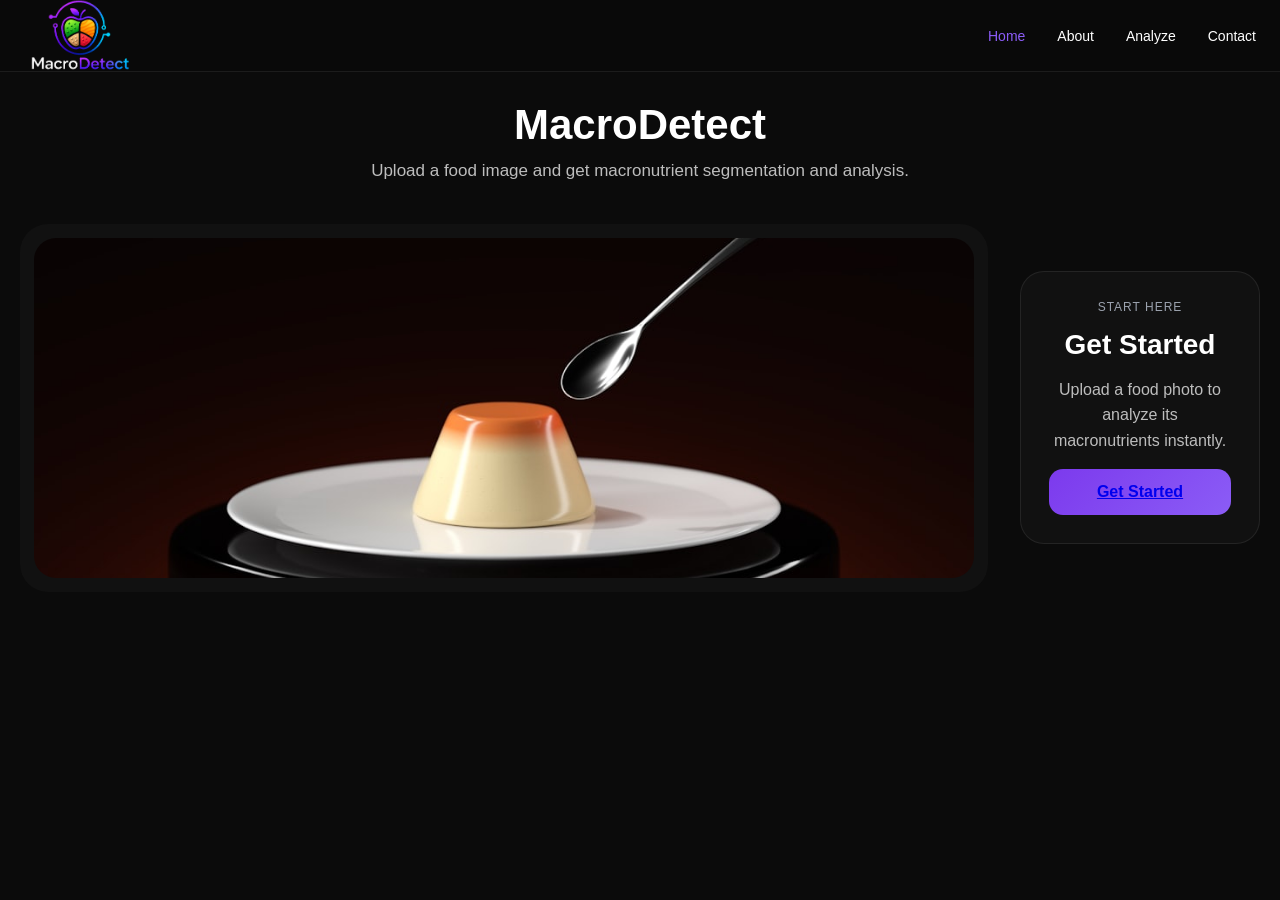
<file: frontend/index.html>
<!DOCTYPE html>
<html lang="en">
<head>
  <meta charset="UTF-8" />
  <meta name="viewport" content="width=device-width, initial-scale=1.0"/>
  <title>MacroDetect</title>
  <link rel="stylesheet" href="css/styles.css" />
</head>

<body>

  <header class="header">
    <div class="header-container">

      <a href="index.html" class="logo-container">

  <img
    src="assets/logo.png"
    alt="MacroDetect Logo"
    class="logo-image-header"
  />

</a>

</a>

      <nav class="nav-menu">
        <a href="index.html" class="nav-item active">Home</a>
        <a href="about.html" class="nav-item">About</a>
        <a href="analyze.html" class="nav-item">Analyze</a>
        <a href="contact.html" class="nav-item">Contact</a>
      </nav>

    </div>
  </header>

  <main class="main-content container">

    <section class="hero">

      <h1 class="hero-title">
        MacroDetect
      </h1>

      <p class="hero-description">
        Upload a food image and get macronutrient segmentation and analysis.
      </p>

      <div class="hero-layout">

        <div class="hero-image-container">
          <img
            src="assets/HomeImage.jpg"
            alt="Food AI"
          />
        </div>

        <div class="hero-sidebar">

          <span class="hero-label">
            Start Here
          </span>

          <h3>
            Get Started
          </h3>

          <p>
            Upload a food photo to analyze its macronutrients instantly.
          </p>

          <a href="analyze.html" class="btn">
            Get Started
          </a>

        </div>

      </div>

    </section>

  </main>

</body>
</html>
</file>
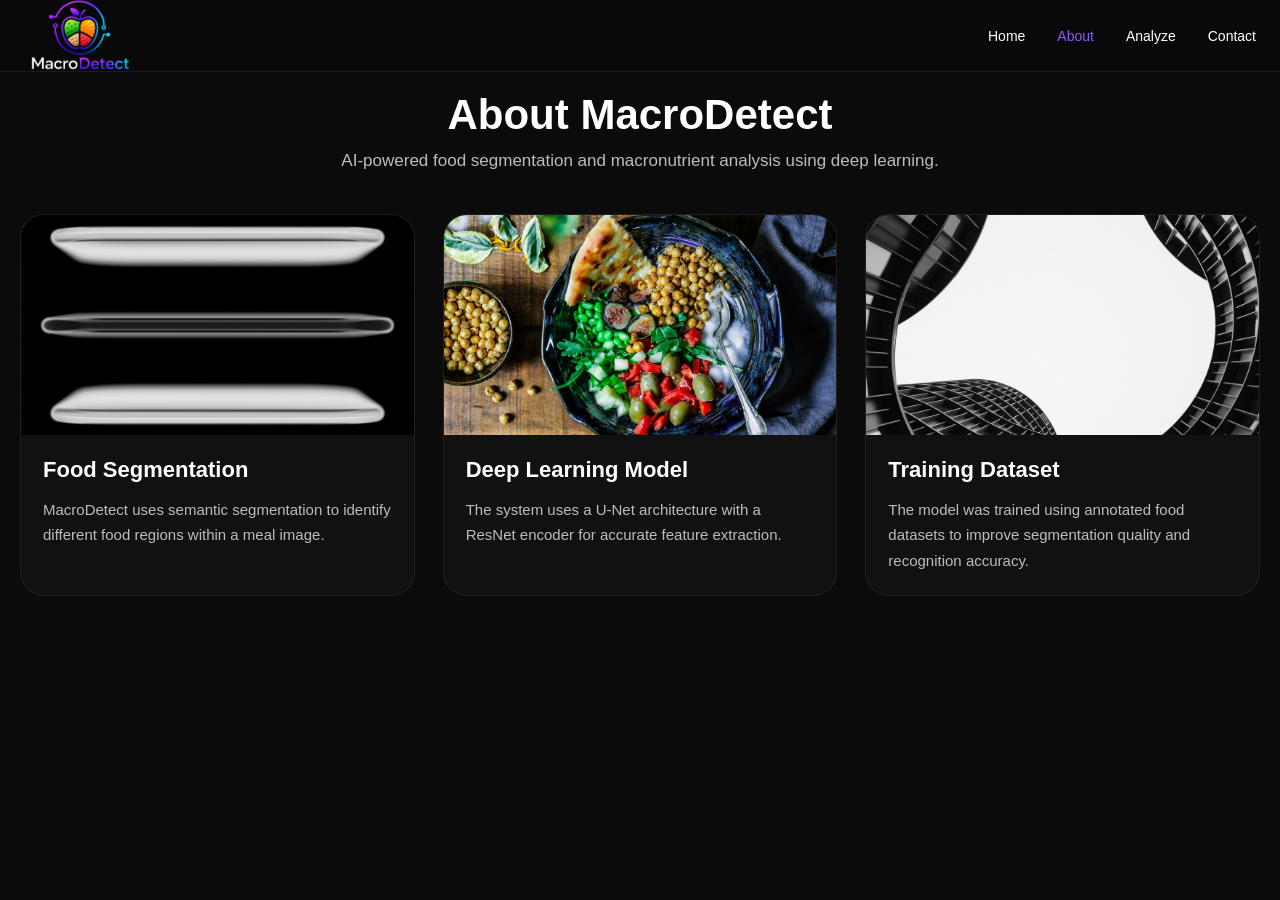
<file: frontend/about.html>
<!DOCTYPE html>
<html lang="en">

<head>
  <meta charset="UTF-8" />
  <meta name="viewport" content="width=device-width, initial-scale=1.0"/>
  <title>About | MacroDetect</title>
  <link rel="stylesheet" href="css/styles.css" />
</head>

<body>

<header class="header">

  <div class="header-container">

    <a href="index.html" class="logo-container">

  <img
    src="assets/logo.png"
    alt="MacroDetect Logo"
    class="logo-image-header"
  />

</a>

    <nav class="nav-menu">
      <a href="index.html" class="nav-item">Home</a>
      <a href="about.html" class="nav-item active">About</a>
      <a href="analyze.html" class="nav-item">Analyze</a>
      <a href="contact.html" class="nav-item">Contact</a>
    </nav>

  </div>

</header>

<main class="main-content container">

  <section class="about-hero">

    <h1 class="hero-title">
      About MacroDetect
    </h1>

    <p class="hero-description">
      AI-powered food segmentation and macronutrient analysis using deep learning.
    </p>

  </section>

  <section class="about-grid">

    <div class="about-card">

      <img src="assets/aboutImage1.jpg" alt="AI segmentation">

      <div class="about-card-content">

        <h3>Food Segmentation</h3>

        <p>
          MacroDetect uses semantic segmentation to identify different food regions within a meal image.
        </p>

      </div>

    </div>

    <div class="about-card">

      <img src="assets/aboutImage2.jpg" alt="Deep learning">

      <div class="about-card-content">

        <h3>Deep Learning Model</h3>

        <p>
          The system uses a U-Net architecture with a ResNet encoder for accurate feature extraction.
        </p>

      </div>

    </div>

    <div class="about-card">

      <img src="assets/aboutImage3.jpg" alt="Dataset">

      <div class="about-card-content">

        <h3>Training Dataset</h3>

        <p>
          The model was trained using annotated food datasets to improve segmentation quality and recognition accuracy.
        </p>

      </div>

    </div>

  </section>

</main>

</body>
</html>
</file>
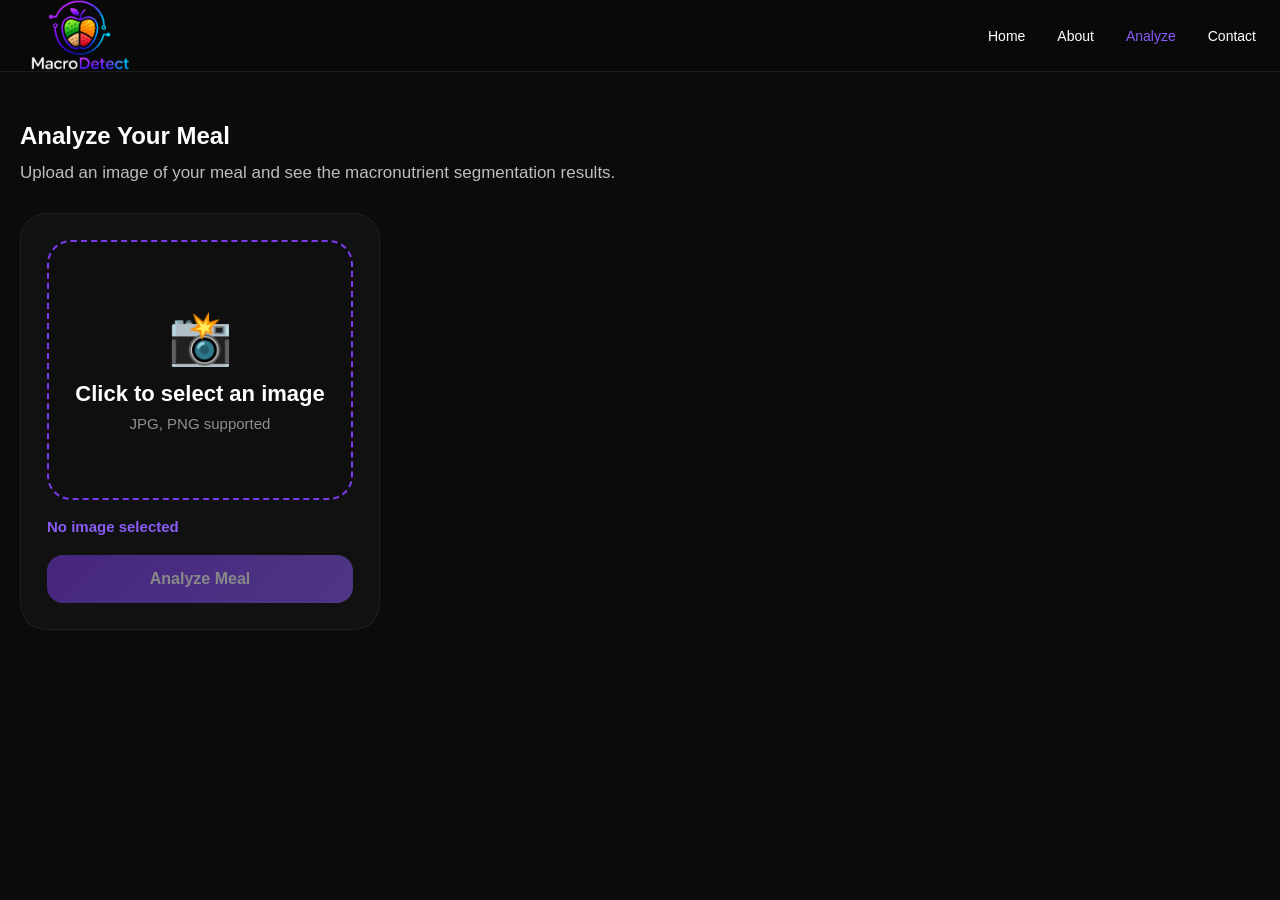
<file: frontend/analyze.html>
<!DOCTYPE html>
<html lang="es">
<head>
  <meta charset="UTF-8" />
  <meta name="viewport" content="width=device-width, initial-scale=1" />
  <title>Analyze Meal</title>
  <link rel="stylesheet" href="css/styles.css" />
  <script defer src="js/analyze.js"></script>
</head>
<body>
  <header class="header">
    <div class="header-container">
      <a href="index.html" class="logo-container">

  <img
    src="assets/logo.png"
    alt="MacroDetect Logo"
    class="logo-image-header"
  />

</a>
      <nav class="nav-menu">
        <a href="index.html" class="nav-item">Home</a>
        <a href="about.html" class="nav-item">About</a>
        <a href="analyze.html" class="nav-item active">Analyze</a>
        <a href="contact.html" class="nav-item">Contact</a>
      </nav>
    </div>
  </header>

  <main class="main-content container">
    <h1 class="section-title" style="margin-top: 30px;">Analyze Your Meal</h1>
    <p class="section-description">
      Upload an image of your meal and see the macronutrient segmentation results.
    </p>

    
    <div class="analyze-layout">

  <div class="upload-card">

    <label for="imageInput" class="custom-upload">

      <div class="upload-icon">
        📸
      </div>

      <div class="upload-text">
        Click to select an image
      </div>

      <div class="upload-format">
        JPG, PNG supported
      </div>

      <input 
        type="file"
        id="imageInput"
        accept="image/*"
        hidden
      />

    </label>

    <div id="selectedFileName" class="selected-file">
      No image selected
    </div>

    <button id="analyzeBtn" class="analyze-btn" disabled>
      Analyze Meal
    </button>

    <div id="loadingText" class="loading-text" style="display:none;">
      Analyzing image with AI...
    </div>

  </div>


  <section id="resultsSection" class="results-section" style="display:none;">

    <h2 class="section-subtitle">Results</h2>

    <div class="analyze-results-wrapper">

      <div class="analyze-image-container">
        <h3 class="section-subtitle">Original Image</h3>
        <img id="originalImage" class="result-image" alt="Original meal" />
      </div>

      <div class="analyze-image-container">
        <h3 class="section-subtitle">Segmented Mask</h3>
        <img id="maskImage" class="result-image" alt="Segmented mask" />
      </div>

      <div id="barsContainer" class="analysis-bars"></div>

    </div>

  </section>

</div>
  </main>
</body>
</html>
</file>
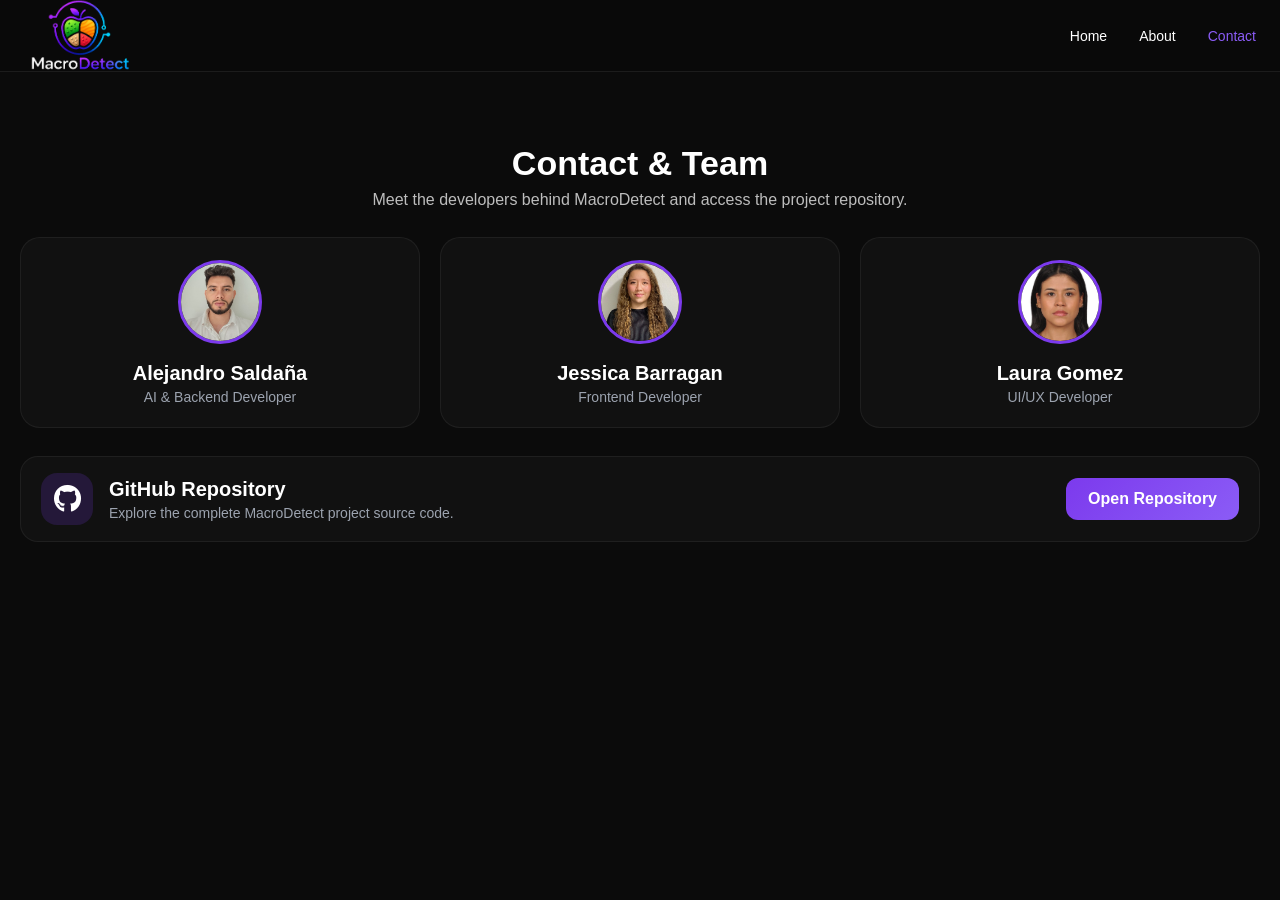
<file: frontend/contact.html>
<!DOCTYPE html>
<html lang="en">
<head>
  <meta charset="UTF-8" />
  <meta name="viewport" content="width=device-width, initial-scale=1.0"/>
  <title>Contact | MacroDetect</title>

  <link rel="stylesheet" href="css/styles.css" />

<link rel="stylesheet"
href="https://cdnjs.cloudflare.com/ajax/libs/font-awesome/6.5.1/css/all.min.css">

</head>

<body>

  <header class="header">
    <div class="header-container">
      <a href="index.html" class="logo-container">

  <img
    src="assets/logo.png"
    alt="MacroDetect Logo"
    class="logo-image-header"
  />

</a>

      <nav class="nav-menu">
        <a href="index.html" class="nav-item">Home</a>
        <a href="about.html" class="nav-item">About</a>
        <a href="contact.html" class="nav-item active">Contact</a>
      </nav>
    </div>
  </header>

  <main class="main-content">

    <div class="container contact-page">

      <h1 class="contact-title">
        Contact & Team
      </h1>

      <p class="contact-description">
        Meet the developers behind MacroDetect and access the project repository.
      </p>

      <div class="team-grid">

        <!-- Developer 1 -->
        <div class="team-card">

          <img
            src="assets/Alejandro.jpeg"
            alt="Alejandro Saldaña"
            class="team-avatar"
          />

          <h3 class="team-name">
            Alejandro Saldaña
          </h3>

          <p class="team-role">
            AI & Backend Developer
          </p>

        </div>

        <!-- Developer 2 -->
        <div class="team-card">

          <img
            src="assets/Jessica.jpeg"
            alt="Jessica Barragan"
            class="team-avatar"
          />

          <h3 class="team-name">
            Jessica Barragan
          </h3>

          <p class="team-role">
            Frontend Developer
          </p>

        </div>

        <!-- Developer 3 -->
        <div class="team-card">

          <img
            src="assets/Laura.jpeg"
            alt="Laura Gomez"
            class="team-avatar"
          />

          <h3 class="team-name">
            Laura Gomez
          </h3>

          <p class="team-role">
            UI/UX Developer
          </p>

        </div>

      </div>

      <!-- Github Card -->

      <div class="github-card">

        <div class="github-left">

          <div class="github-icon">
            <i class="fa-brands fa-github"></i>
          </div>

          <div>

            <h2 class="github-title">
              GitHub Repository
            </h2>

            <p class="github-text">
              Explore the complete MacroDetect project source code.
            </p>

          </div>

        </div>

        <a
          href="https://github.com/Alejandrosaldana06/MacroDetect"
          target="_blank"
          class="github-btn"
        >
          Open Repository
        </a>

      </div>

      

      

    </div>

  </main>

</body>
</html>
</file>
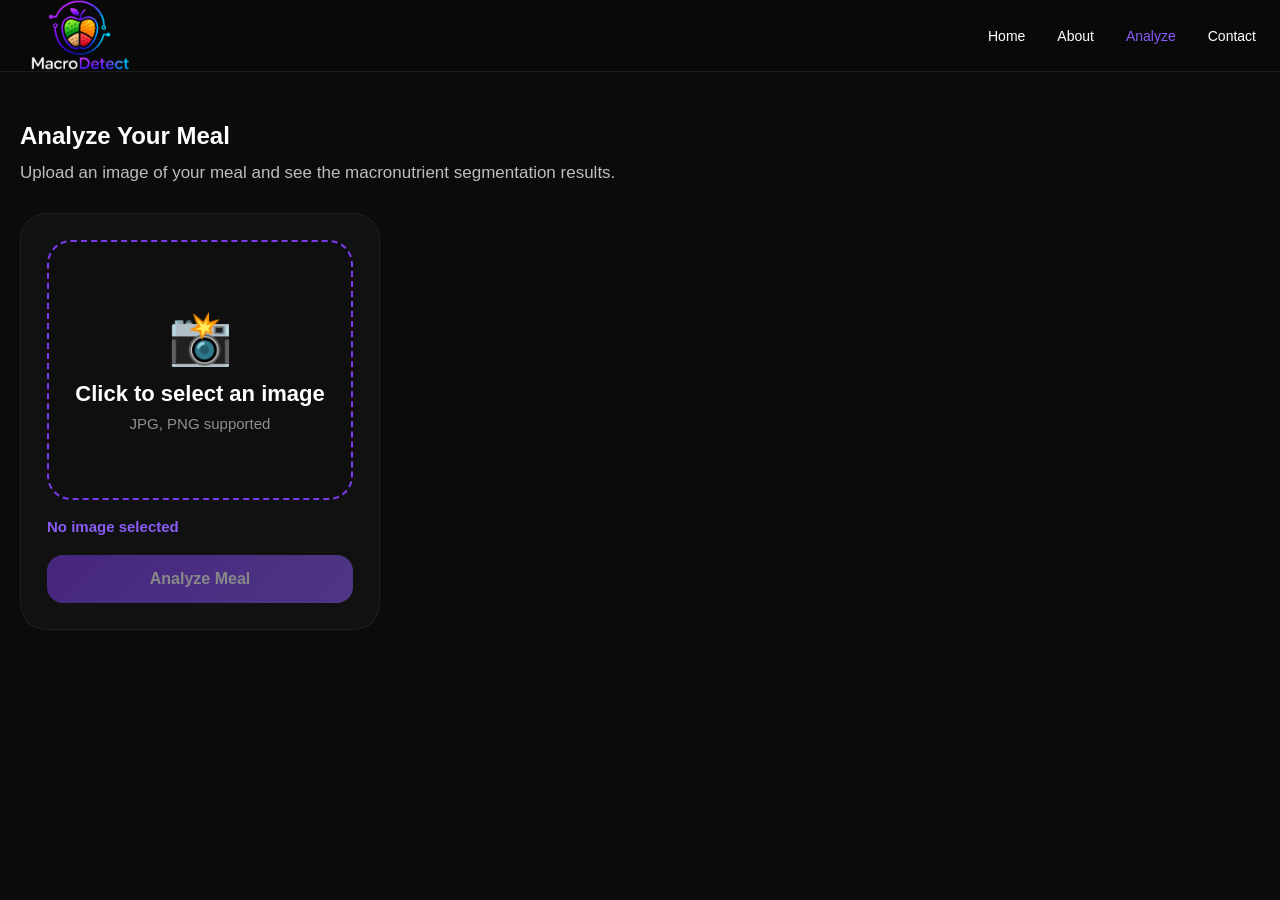
<file: frontend/details.html>
<!DOCTYPE html>
<html lang="es">
<head>
  <meta charset="UTF-8" />
  <meta name="viewport" content="width=device-width, initial-scale=1.0" />
  <title>Image Details | Macronutrient Analyzer</title>
  <link rel="stylesheet" href="css/styles.css" />
  <script defer src="js/details.js"></script>
</head>
<body>
  <!-- Header -->
  <header class="header">
    <div class="header-container">
      <a href="index.html" class="logo-container">

  <img
    src="assets/logo.png"
    alt="MacroDetect Logo"
    class="logo-image-header"
  />

</a>
      <nav class="nav-menu">
        <a href="index.html" class="nav-item">Home</a>
        <a href="about.html" class="nav-item">About</a>
        <a href="analyze.html" class="nav-item active">Analyze</a>
        <a href="contact.html" class="nav-item">Contact</a>
      </nav>
    </div>
  </header>

  <!-- Main Content -->
  <main class="main-content">
    <div class="container">
      <!-- Breadcrumbs -->
      <div class="breadcrumbs">
        <a href="index.html">Home</a>
        <span class="breadcrumbs-separator">></span>
        <span>Image Details</span>
      </div>

      <!-- Section Title -->
      <h2 class="section-subtitle" style="margin-top: 1.5rem;">Visual Results</h2>

      <!-- Image Grid -->
      <div class="images-grid" style="display: flex; gap: 20px; flex-wrap: wrap;">
        <div class="image-container" style="width: 394px; height: 295.5px; border-radius: 6px; overflow: hidden;">
          <img id="originalDetailImage" src="" alt="Original" style="width: 100%; height: 100%; object-fit: cover;" />
        </div>
        <div class="image-container" style="width: 394px; height: 295.5px; border-radius: 6px; overflow: hidden;">
          <img id="maskDetailImage" src="" alt="Prediction" style="width: 100%; height: 100%; object-fit: cover;" />
        </div>
      </div>

      <!-- Summary -->
      <h2 class="section-subtitle" style="margin-top: 2rem;">Macronutrient Summary</h2>

      <div class="summary-card" style="background: rgba(99, 74, 255, 0.05); border-radius: 16px; padding: 24px; max-width: 800px;">
        <div class="summary-header" style="display: flex; align-items: center; margin-bottom: 1rem;">
          <div class="icon-circle" style="width: 36px; height: 36px; background: rgba(99, 74, 255, 0.1); border-radius: 50%; display: flex; align-items: center; justify-content: center; margin-right: 12px;">
            <div style="width: 16px; height: 16px; background: #634AFF; border-radius: 50%;"></div>
          </div>
          <h3 style="font-size: 20px; font-weight: 600; margin: 0;">Pixel Percentages</h3>
        </div>
        <p class="sidebar-text" id="percentagesText" style="color: #6B7280; font-size: 14px; line-height: 1.6;">
          <!-- Se llena dinámicamente con JS -->
        </p>
        <div class="legend" style="margin-top: 1rem; display: flex; gap: 10px; flex-wrap: wrap; font-size: 14px;">
          <span style="color: #1f77b4;">■ Proteins</span>
          <span style="color: #ff7f0e;">■ Carbs</span>
          <span style="color: #2ca02c;">■ Fats</span>
          <span style="color: #d62728;">■ Vegetables</span>
          <span style="color: #e377c2;">■ Other</span>
        </div>
      </div>

      <!-- Download Button -->
      <button class="btn" id="downloadBtn" style="margin-top: 1.5rem; background: #634AFF; color: white; border-radius: 12px; padding: 10px 20px; font-weight: 600;">
        Download Results
      </button>
    </div>
  </main>
</body>
</html>
</file>
<file: frontend/css/styles.css>
:root{
  --primary:#7c3aed;
  --primary-hover:#8b5cf6;
  --background:#0b0b0b;
  --card:#111111;
  --card-light:#151515;
  --border:rgba(255,255,255,0.06);
  --text:#ffffff;
  --text-secondary:#bdbdbd;
}

/* ===== RESET ===== */

*{
  margin:0;
  padding:0;
  box-sizing:border-box;
  font-family:'Inter',sans-serif;
}

body{
  background:var(--background);
  color:var(--text);
  overflow-x:hidden;
}

/* ===== HEADER ===== */

.header{
  width:100%;
  height:72px;
  background:rgba(10,10,10,0.95);
  border-bottom:1px solid rgba(255,255,255,0.08);
  position:fixed;
  top:0;
  z-index:1000;
  backdrop-filter:blur(10px);
}

.header-container{
  max-width:1400px;
  height:100%;
  margin:0 auto;
  padding:0 24px;
  display:flex;
  justify-content:space-between;
  align-items:center;
}

.logo-container{
  display:flex;
  align-items:center;
}

.logo-image-header{
  height:52px;
  width:auto;
  object-fit:contain;
  display:block;
}

.main-content{
  padding-top:72px;
  margin-top:-10px;
}
.nav-menu{
  display:flex;
  gap:32px;
}

.nav-item{
  color:white;
  text-decoration:none;
  font-size:14px;
  font-weight:500;
  transition:.25s;
}

.nav-item:hover{
  color:var(--primary-hover);
}

.nav-item.active{
  color:var(--primary-hover);
}

/* ===== MAIN ===== */



.container{
  max-width:1400px;
  margin:auto;
  padding:20px;
}

.section-title{
  font-size:24px;
  font-weight:800;
  margin-bottom:12px;
  line-height:1.2;
}

.section-description{
  color:var(--text-secondary);
  margin-bottom:30px;
  font-size:17px;
}

/* ===== ANALYZE LAYOUT ===== */

.analyze-layout{
  display:flex;
  gap:28px;
  align-items:flex-start;
}

/* ===== LEFT PANEL ===== */

.upload-card{
  width:360px;
  min-width:360px;
  background:var(--card);
  border:1px solid var(--border);
  border-radius:26px;
  padding:26px;
}

.custom-upload{
  width:100%;
  min-height:260px;
  border:2px dashed var(--primary);
  border-radius:24px;
  display:flex;
  flex-direction:column;
  justify-content:center;
  align-items:center;
  cursor:pointer;
  transition:.3s;
  background:#0f0f0f;
}

.custom-upload:hover{
  background:#151515;
  border-color:var(--primary-hover);
}

.upload-icon{
  font-size:52px;
  margin-bottom:12px;
}

.upload-text{
  font-size:22px;
  font-weight:700;
  margin-bottom:8px;
}

.upload-format{
  color:#8f8f8f;
  font-size:15px;
}

.selected-file{
  margin-top:18px;
  color:var(--primary-hover);
  font-weight:600;
  font-size:15px;
}

.analyze-btn{
  margin-top:20px;
  width:100%;
  border:none;
  background:linear-gradient(
    135deg,
    var(--primary),
    var(--primary-hover)
  );
  color:white;
  padding:15px;
  border-radius:16px;
  font-size:16px;
  font-weight:700;
  cursor:pointer;
  transition:.3s;
}

.analyze-btn:hover{
  transform:translateY(-2px);
  box-shadow:0 12px 30px rgba(124,58,237,.35);
}

.analyze-btn:disabled{
  opacity:.5;
  cursor:not-allowed;
}

.loading-text{
  margin-top:18px;
  text-align:center;
  color:var(--primary-hover);
  font-weight:600;
}

/* ===== RESULTS ===== */

.results-section{
  flex:1;
  background:#101010;
  border:1px solid var(--border);
  border-radius:28px;
  padding:28px;
}

.section-subtitle{
  font-size:18px;
  font-weight:700;
  margin-bottom:20px;
}

/* ===== IMAGE BOX ===== */

.image-container h3{
  margin-bottom:12px;
  font-size:16px;
  font-weight:700;
}

/* ===== MACROS ===== */

.analysis-bars{
  width:250px;
  display:flex;
  flex-direction:column;
  gap:18px;
}

.macro-card{
  background:#141414;
  border:1px solid var(--border);
  border-radius:20px;
  padding:18px;
}

.macro-header{
  display:flex;
  align-items:center;
  justify-content:space-between;
  gap:14px;
  margin-bottom:12px;
}

.macro-name{
  font-size:16px;
  font-weight:700;
  color:white;
}

.macro-percentage{
  font-size:16px;
  font-weight:800;
  color:var(--primary-hover);
  white-space:nowrap;
}

.horizontal-bar{
  width:100%;
  height:14px;
  background:#2b2b2b;
  border-radius:20px;
  overflow:hidden;
}

.horizontal-fill{
  height:100%;
  border-radius:20px;
  transition:.4s;
}

/* ===== RESPONSIVE ===== */

@media(max-width:1200px){

  .analyze-layout{
    flex-direction:column;
  }

  .upload-card{
    width:100%;
    min-width:100%;
  }

  .results-section{
    width:100%;
  }

  .content-wrapper{
    justify-content:center;
  }

}

@media(max-width:700px){

  .section-title{
    font-size:32px;
  }

  .nav-menu{
    gap:32px;
  }

  .image-container{
    width:100%;
  }

  .analysis-bars{
    width:100%;
  }

}

/* ===== ANALYZE ONLY ===== */

.analyze-results-wrapper{
  display:flex;
  align-items:flex-start;
  justify-content:flex-start;
  gap:24px;
  flex-wrap:wrap;
}

.analyze-image-container{
  width:280px;
  background:var(--card-light);
  border-radius:22px;
  padding:16px;
}

.analyze-image-container img{
  width:100%;
  height:230px;
  object-fit:cover;
  border-radius:16px;
  display:block;
}
/* ===== HOME PAGE ===== */

.hero-layout{
  display:flex;
  align-items:center;
  justify-content:space-between;
  gap:32px;
  margin-top:40px;
  flex-wrap:wrap;
}

.hero-image-container{
  flex:1;
  min-width:300px;
  background:#111111;
  border-radius:28px;
  padding:14px;
}

.hero-image-container img{
  width:100%;
  height:340px;
  object-fit:cover;
  border-radius:22px;
  display:block;
}

.hero-sidebar{
  width:240px;
  background:#111111;
  border:1px solid rgba(255,255,255,0.08);
  border-radius:24px;
  padding:28px;
  display:flex;
  flex-direction:column;
  gap:16px;
}

.hero-label{
  font-size:12px;
  text-transform:uppercase;
  letter-spacing:1px;
  color:#9ca3af;
}

.hero-sidebar h3{
  font-size:28px;
  line-height:1.1;
  color:white;
}

.hero-sidebar p{
  color:#bdbdbd;
  line-height:1.6;
}

.hero-sidebar .btn{
  width:100%;
  text-align:center;
  background:linear-gradient(135deg,#7c3aed,#8b5cf6);
  border:none;
  border-radius:14px;
  padding:14px;
  font-weight:700;
}

@media(max-width:1000px){

  .hero-layout{
    flex-direction:column;
  }

  .hero-sidebar{
    width:100%;
  }

}

/* ===== HERO COMPACT ===== */

.main-content{
  margin-top:72px;
}

.hero{
  padding-top:10px;
  text-align:center;
}

.hero-title{
  font-size:42px;
  font-weight:800;
  line-height:1.1;
  margin-bottom:10px;
}

.hero-description{
  max-width:650px;
  margin:0 auto 28px auto;
  color:#bdbdbd;
  font-size:17px;
  line-height:1.5;
}
/* ===== ABOUT PAGE ===== */

.about-hero{
  text-align:center;
  margin-bottom:40px;
}

.about-grid{
  display:grid;
  grid-template-columns:repeat(auto-fit,minmax(320px,1fr));
  gap:28px;
}

.about-card{
  background:#111111;
  border:1px solid rgba(255,255,255,0.06);
  border-radius:24px;
  overflow:hidden;
  transition:0.3s ease;
}

.about-card:hover{
  transform:translateY(-5px);
  border-color:rgba(124,58,237,0.4);
}

.about-card img{
  width:100%;
  height:220px;
  object-fit:cover;
  display:block;
}

.about-card-content{
  padding:22px;
}

.about-card-content h3{
  font-size:22px;
  margin-bottom:14px;
  color:white;
}

.about-card-content p{
  color:#bdbdbd;
  line-height:1.7;
  font-size:15px;
}

/* =========================
   CONTACT PAGE
========================= */

.contact-page{
  padding-top:0px; 
  padding-bottom:30px;
}

.contact-title{
  font-size:34px;
  font-weight:800;
  text-align:center;
  margin-bottom:8px;
  margin-top:0;
  color:white;
}

.contact-description{
  text-align:center;
  color:#bdbdbd;
  font-size:16px;
  margin-bottom:28px;
}

/* ===== TEAM ===== */

.team-grid{
  display:grid;
  grid-template-columns:repeat(auto-fit,minmax(220px,1fr));
  gap:20px;
  margin-bottom:28px;
}

.team-card{
  background:#111111;
  border:1px solid rgba(255,255,255,0.06);
  border-radius:20px;
  padding:22px 18px;
  text-align:center;
  transition:0.3s ease;
}

.team-card:hover{
  transform:translateY(-4px);
  border-color:#7c3aed;
  box-shadow:0 8px 24px rgba(124,58,237,0.16);
}

.team-avatar{
  width:84px;
  height:84px;
  border-radius:50%;
  object-fit:cover;
  margin-bottom:14px;
  border:3px solid #7c3aed;
}

.team-name{
  font-size:20px;
  font-weight:700;
  color:white;
  margin-bottom:4px;
}

.team-role{
  color:#9ca3af;
  font-size:14px;
}

/* ===== GITHUB ===== */

.github-card{
  margin-top:8px;
  background:#111111;
  border:1px solid rgba(255,255,255,0.06);
  border-radius:18px;
  padding:16px 20px;

  display:flex;
  justify-content:space-between;
  align-items:center;
  gap:18px;
}

.github-left{
  display:flex;
  align-items:center;
  gap:16px;
}

.github-icon{
  width:52px;
  height:52px;
  border-radius:16px;
  background:rgba(124,58,237,0.18);
  display:flex;
  align-items:center;
  justify-content:center;
  font-size:28px;
  color: white;
}

.github-title{
  color:white;
  font-size:20px;
  font-weight:700;
  margin-bottom:4px;
}

.github-text{
  color:#9ca3af;
  font-size:14px;
}

.github-btn{
  background:linear-gradient(135deg,#7c3aed,#8b5cf6);
  color:white;
  text-decoration:none;
  padding:12px 22px;
  border-radius:12px;
  font-weight:700;
  transition:0.3s ease;
}

.github-btn:hover{
  transform:translateY(-2px);
  box-shadow:0 10px 24px rgba(124,58,237,0.25);
}

/* =========================
   HEADER LOGO
========================= */

.logo-container{
  display:flex;
  align-items:center;
  text-decoration:none;
}

.logo-image-header{
  width:110px;
  height:auto;
  object-fit:contain;
}
</file>
